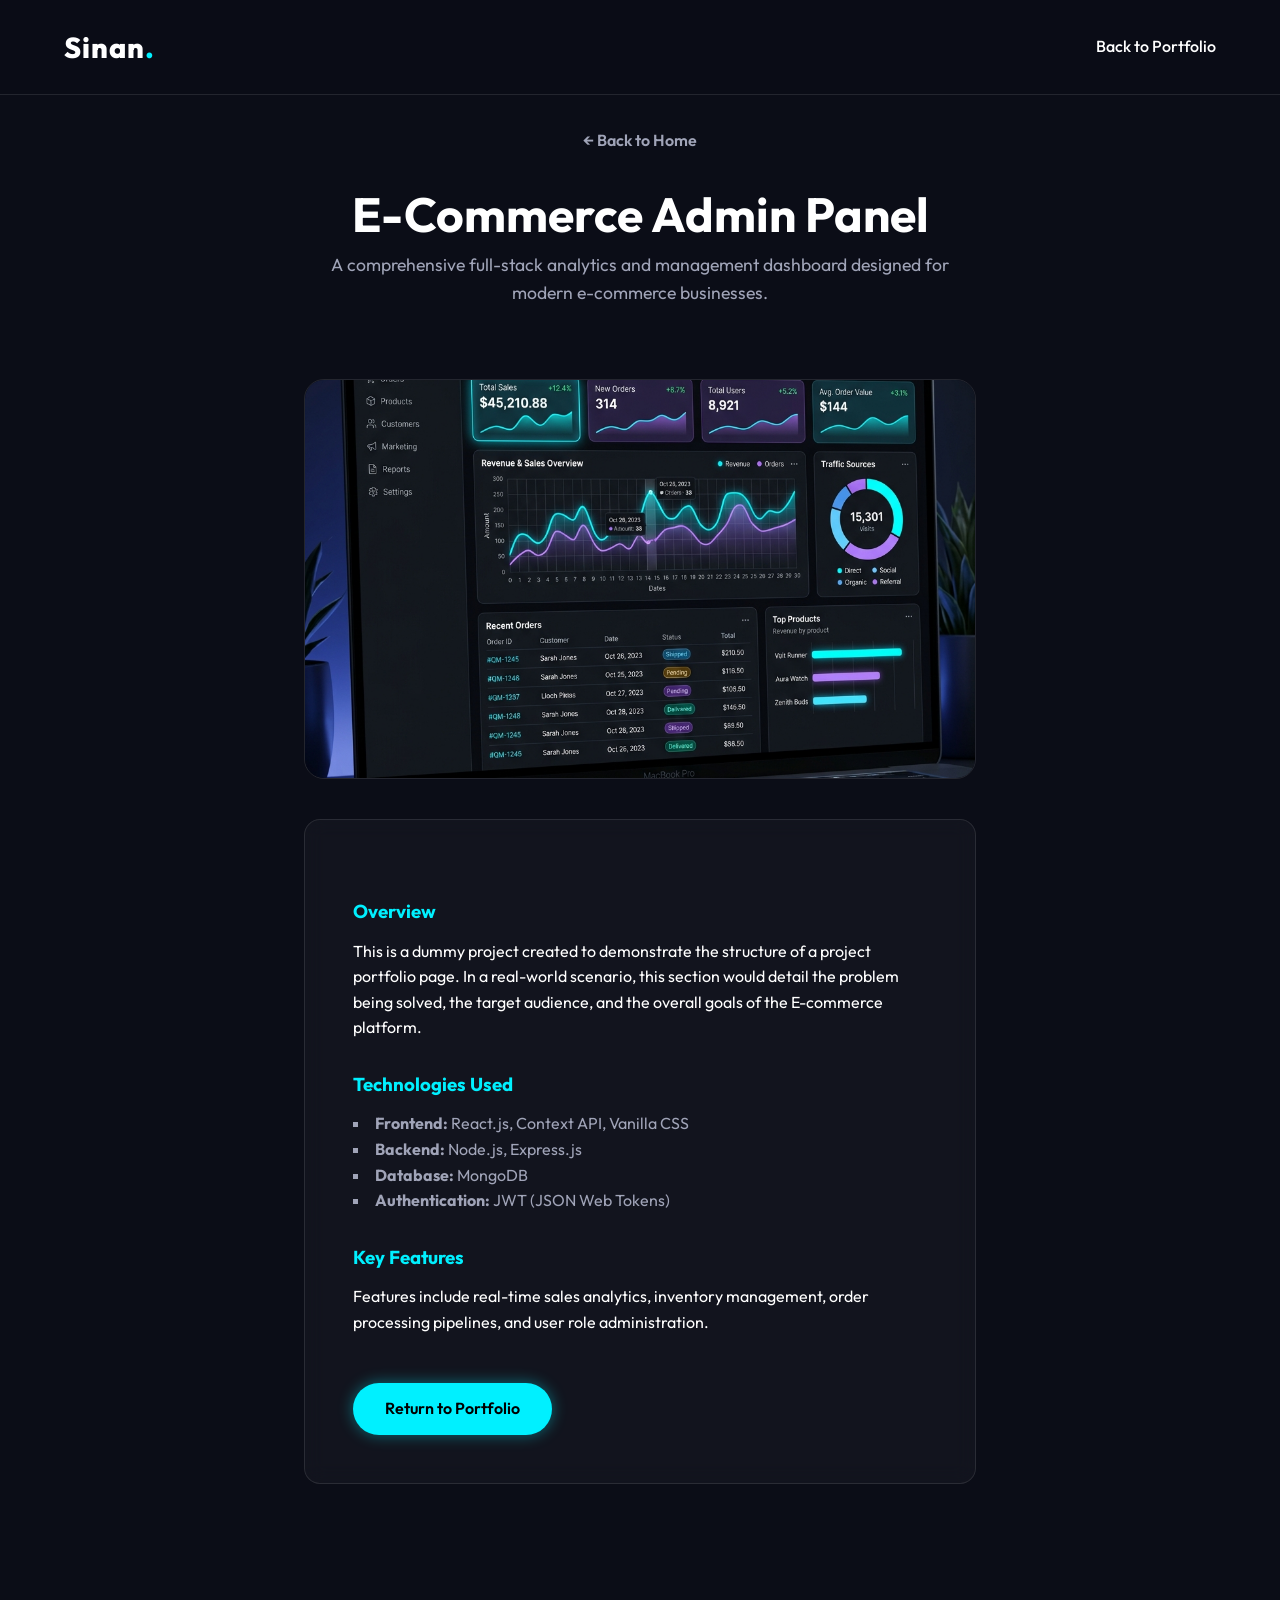
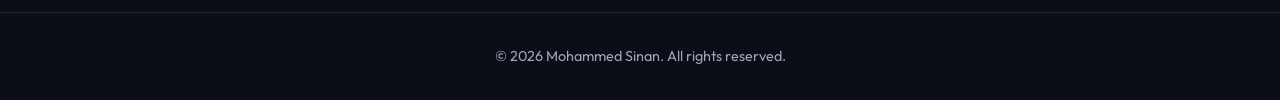
<file: project1.html>
<!DOCTYPE html>
<html lang="en">
<head>
    <meta charset="UTF-8">
    <meta name="viewport" content="width=device-width, initial-scale=1.0">
    <title>E-Commerce Admin Panel | Project Details</title>
    <!-- Google Fonts -->
    <link rel="preconnect" href="https://fonts.googleapis.com">
    <link rel="preconnect" href="https://fonts.gstatic.com" crossorigin>
    <link href="https://fonts.googleapis.com/css2?family=Outfit:wght@300;400;500;600;700;800&display=swap" rel="stylesheet">
    <link rel="stylesheet" href="style.css">
    <style>
        .project-detail-hero {
            padding-top: 8rem;
            text-align: center;
            max-width: 800px;
            margin: 0 auto;
        }
        .project-banner {
            width: 100%;
            height: 400px;
            object-fit: cover;
            border-radius: 20px;
            margin: 2rem 0;
            border: 1px solid var(--border-color);
        }
        .project-content {
            text-align: left;
            margin-bottom: 4rem;
        }
        .project-content h3 {
            margin-top: 2rem;
            margin-bottom: 1rem;
            color: var(--accent-color);
        }
        .back-link {
            display: inline-block;
            margin-bottom: 2rem;
            color: var(--text-secondary);
            font-weight: 600;
        }
        .back-link:hover {
            color: var(--accent-color);
        }
    </style>
</head>
<body>
    <header class="navbar">
        <div class="logo">
            <a href="index.html">Sinan<span>.</span></a>
        </div>
        <nav>
            <ul class="nav-links">
                <li><a href="index.html">Back to Portfolio</a></li>
            </ul>
        </nav>
    </header>

    <main>
        <section class="project-detail-hero">
            <a href="index.html" class="back-link">← Back to Home</a>
            <h1 class="name" style="font-size: 3rem;">E-Commerce Admin Panel</h1>
            <p class="description">A comprehensive full-stack analytics and management dashboard designed for modern e-commerce businesses.</p>
            
            <img src="assets/project1.jpg" alt="E-Commerce Admin Panel" class="project-banner">
            
            <div class="project-content glass" style="padding: 3rem;">
                <h3>Overview</h3>
                <p>This is a dummy project created to demonstrate the structure of a project portfolio page. In a real-world scenario, this section would detail the problem being solved, the target audience, and the overall goals of the E-commerce platform.</p>
                
                <h3>Technologies Used</h3>
                <ul style="list-style: square inside; color: var(--text-secondary); margin-bottom: 1.5rem;">
                    <li><strong>Frontend:</strong> React.js, Context API, Vanilla CSS</li>
                    <li><strong>Backend:</strong> Node.js, Express.js</li>
                    <li><strong>Database:</strong> MongoDB</li>
                    <li><strong>Authentication:</strong> JWT (JSON Web Tokens)</li>
                </ul>

                <h3>Key Features</h3>
                <p>Features include real-time sales analytics, inventory management, order processing pipelines, and user role administration.</p>
                
                <div style="margin-top: 3rem;">
                    <a href="index.html" class="btn primary-btn">Return to Portfolio</a>
                </div>
            </div>
        </section>
    </main>

    <footer>
        <p>&copy; <span id="year"></span> Mohammed Sinan. All rights reserved.</p>
    </footer>
    <script>
        document.getElementById('year').textContent = new Date().getFullYear();
    </script>
</body>
</html>
</file>
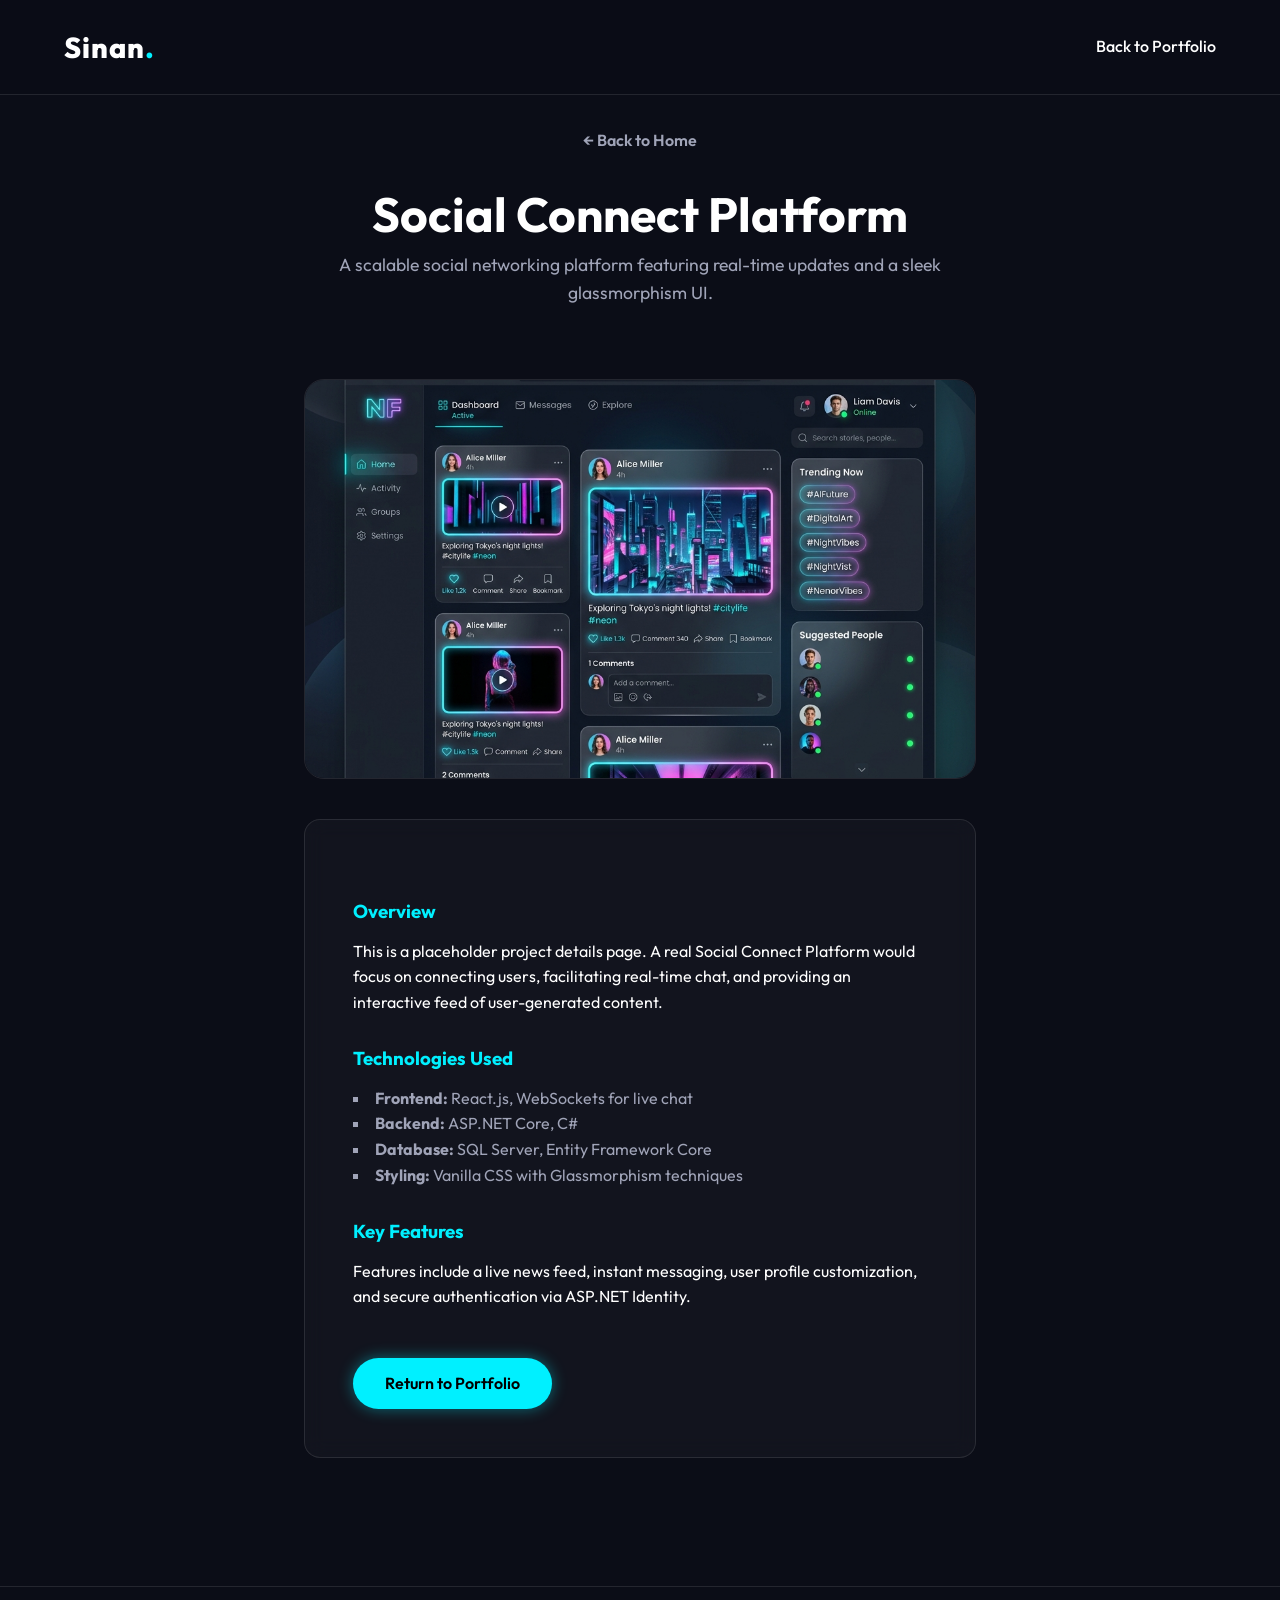
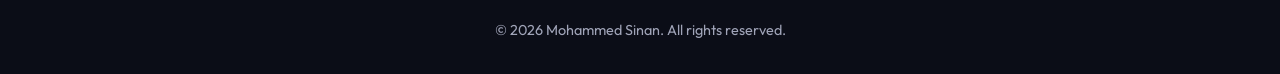
<file: project2.html>
<!DOCTYPE html>
<html lang="en">
<head>
    <meta charset="UTF-8">
    <meta name="viewport" content="width=device-width, initial-scale=1.0">
    <title>Social Connect Platform | Project Details</title>
    <!-- Google Fonts -->
    <link rel="preconnect" href="https://fonts.googleapis.com">
    <link rel="preconnect" href="https://fonts.gstatic.com" crossorigin>
    <link href="https://fonts.googleapis.com/css2?family=Outfit:wght@300;400;500;600;700;800&display=swap" rel="stylesheet">
    <link rel="stylesheet" href="style.css">
    <style>
        .project-detail-hero {
            padding-top: 8rem;
            text-align: center;
            max-width: 800px;
            margin: 0 auto;
        }
        .project-banner {
            width: 100%;
            height: 400px;
            object-fit: cover;
            border-radius: 20px;
            margin: 2rem 0;
            border: 1px solid var(--border-color);
        }
        .project-content {
            text-align: left;
            margin-bottom: 4rem;
        }
        .project-content h3 {
            margin-top: 2rem;
            margin-bottom: 1rem;
            color: var(--accent-color);
        }
        .back-link {
            display: inline-block;
            margin-bottom: 2rem;
            color: var(--text-secondary);
            font-weight: 600;
        }
        .back-link:hover {
            color: var(--accent-color);
        }
    </style>
</head>
<body>
    <header class="navbar">
        <div class="logo">
            <a href="index.html">Sinan<span>.</span></a>
        </div>
        <nav>
            <ul class="nav-links">
                <li><a href="index.html">Back to Portfolio</a></li>
            </ul>
        </nav>
    </header>

    <main>
        <section class="project-detail-hero">
            <a href="index.html" class="back-link">← Back to Home</a>
            <h1 class="name" style="font-size: 3rem;">Social Connect Platform</h1>
            <p class="description">A scalable social networking platform featuring real-time updates and a sleek glassmorphism UI.</p>
            
            <img src="assets/project2.jpg" alt="Social Connect Platform" class="project-banner">
            
            <div class="project-content glass" style="padding: 3rem;">
                <h3>Overview</h3>
                <p>This is a placeholder project details page. A real Social Connect Platform would focus on connecting users, facilitating real-time chat, and providing an interactive feed of user-generated content.</p>
                
                <h3>Technologies Used</h3>
                <ul style="list-style: square inside; color: var(--text-secondary); margin-bottom: 1.5rem;">
                    <li><strong>Frontend:</strong> React.js, WebSockets for live chat</li>
                    <li><strong>Backend:</strong> ASP.NET Core, C#</li>
                    <li><strong>Database:</strong> SQL Server, Entity Framework Core</li>
                    <li><strong>Styling:</strong> Vanilla CSS with Glassmorphism techniques</li>
                </ul>

                <h3>Key Features</h3>
                <p>Features include a live news feed, instant messaging, user profile customization, and secure authentication via ASP.NET Identity.</p>
                
                <div style="margin-top: 3rem;">
                    <a href="index.html" class="btn primary-btn">Return to Portfolio</a>
                </div>
            </div>
        </section>
    </main>

    <footer>
        <p>&copy; <span id="year"></span> Mohammed Sinan. All rights reserved.</p>
    </footer>
    <script>
        document.getElementById('year').textContent = new Date().getFullYear();
    </script>
</body>
</html>
</file>
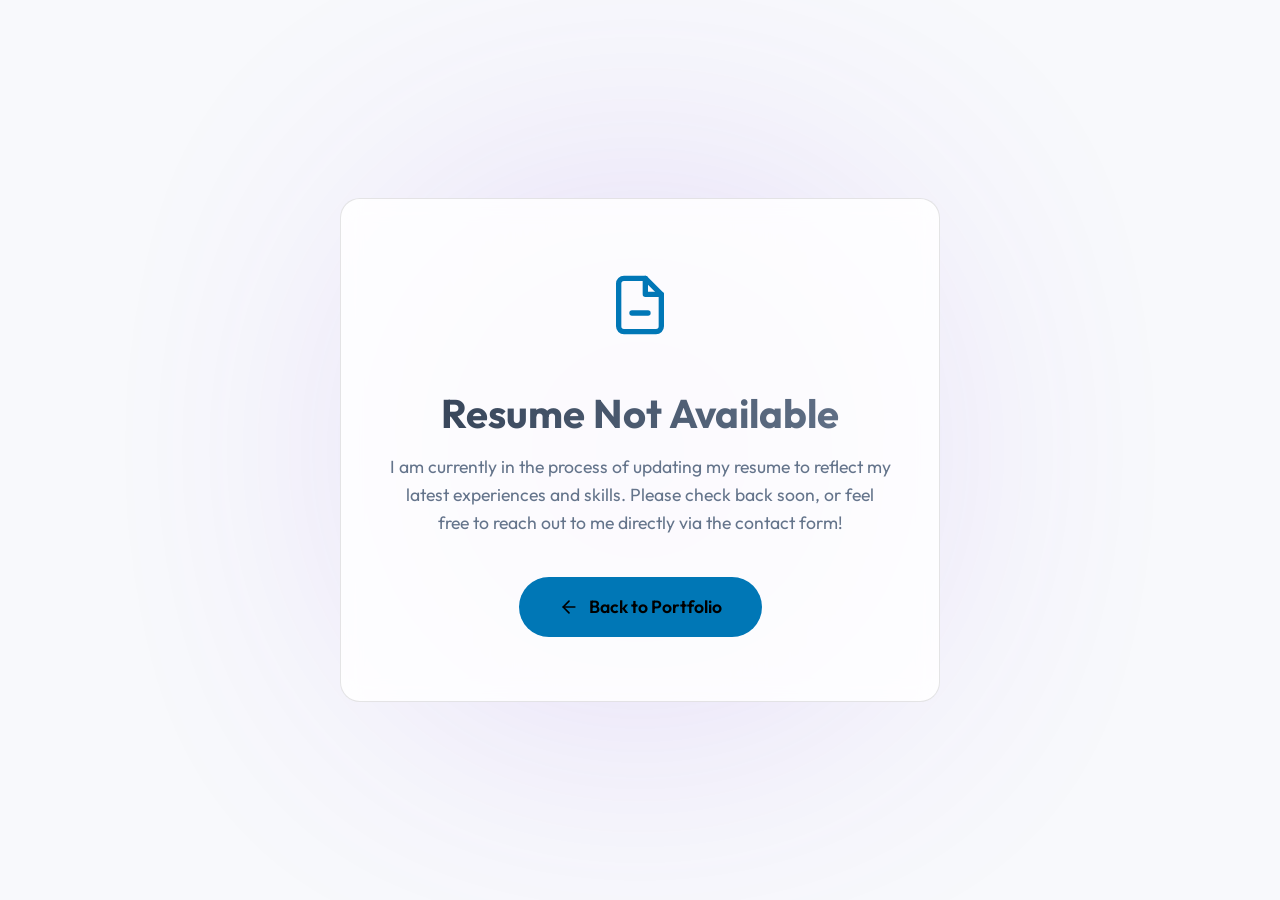
<file: resume-coming-soon.html>
<!DOCTYPE html>
<html lang="en">
<head>
    <meta charset="UTF-8">
    <meta name="viewport" content="width=device-width, initial-scale=1.0">
    <title>Resume Not Available | Mohammed Sinan</title>
    <link rel="preconnect" href="https://fonts.googleapis.com">
    <link rel="preconnect" href="https://fonts.gstatic.com" crossorigin>
    <link href="https://fonts.googleapis.com/css2?family=Outfit:wght@300;400;500;600;700;800&display=swap" rel="stylesheet">
    <link rel="stylesheet" href="style.css">
    <style>
        .error-container {
            min-height: 100vh;
            display: flex;
            align-items: center;
            justify-content: center;
            padding: 2rem;
            text-align: center;
            position: relative;
            overflow: hidden;
        }

        .error-container::before {
            content: '';
            position: absolute;
            top: 50%;
            left: 50%;
            transform: translate(-50%, -50%);
            width: 400px;
            height: 400px;
            background: var(--accent-purple);
            filter: blur(150px);
            border-radius: 50%;
            opacity: 0.3;
            z-index: -1;
        }

        .error-card {
            background: var(--card-bg);
            backdrop-filter: blur(10px);
            -webkit-backdrop-filter: blur(10px);
            border: 1px solid var(--border-color);
            border-radius: 20px;
            padding: 4rem 3rem;
            max-width: 600px;
            width: 100%;
        }

        .error-icon {
            font-size: 4rem;
            margin-bottom: 1.5rem;
            color: var(--accent-color);
        }

        .error-title {
            font-size: 2.5rem;
            margin-bottom: 1rem;
            background: linear-gradient(90deg, var(--text-primary), var(--text-secondary));
            -webkit-background-clip: text;
            -webkit-text-fill-color: transparent;
        }

        .error-message {
            color: var(--text-secondary);
            font-size: 1.1rem;
            margin-bottom: 2.5rem;
            line-height: 1.6;
        }

        .back-btn {
            display: inline-flex;
            align-items: center;
            gap: 10px;
            padding: 1rem 2.5rem;
            background: var(--accent-color);
            color: #000;
            border-radius: 30px;
            font-weight: 600;
            font-size: 1.1rem;
            transition: var(--transition);
        }

        .back-btn:hover {
            background: var(--accent-hover);
            transform: translateY(-3px);
            box-shadow: 0 5px 20px rgba(0, 240, 255, 0.4);
        }
    </style>
</head>
<body>
    <script>
        // Apply theme from localStorage immediately to prevent flashing
        const theme = localStorage.getItem('theme');
        if (theme === 'light' || (!theme && window.matchMedia('(prefers-color-scheme: light)').matches)) {
            document.body.classList.add('light-mode');
        }
    </script>
    <div class="error-container">
        <div class="error-card">
            <div class="error-icon">
                <svg width="64" height="64" viewBox="0 0 24 24" fill="none" stroke="currentColor" stroke-width="2" stroke-linecap="round" stroke-linejoin="round">
                    <path d="M14 2H6a2 2 0 0 0-2 2v16a2 2 0 0 0 2 2h12a2 2 0 0 0 2-2V8z"></path>
                    <polyline points="14 2 14 8 20 8"></polyline>
                    <line x1="9" y1="15" x2="15" y2="15"></line>
                </svg>
            </div>
            <h1 class="error-title">Resume Not Available</h1>
            <p class="error-message">
                I am currently in the process of updating my resume to reflect my latest experiences and skills. 
                Please check back soon, or feel free to reach out to me directly via the contact form!
            </p>
            <a href="index.html" class="back-btn">
                <svg width="20" height="20" viewBox="0 0 24 24" fill="none" stroke="currentColor" stroke-width="2" stroke-linecap="round" stroke-linejoin="round">
                    <line x1="19" y1="12" x2="5" y2="12"></line>
                    <polyline points="12 19 5 12 12 5"></polyline>
                </svg>
                Back to Portfolio
            </a>
        </div>
    </div>
</body>
</html>
</file>
<file: style.css>
/* Google Fonts: Outfit */
:root {
    --bg-color: #0b0d17;
    --text-primary: #ffffff;
    --text-secondary: #a0a4b8;
    --accent-color: #00f0ff;
    --accent-hover: #00d1df;
    --accent-purple: #7b2cbf;
    --card-bg: rgba(255, 255, 255, 0.03);
    --border-color: rgba(255, 255, 255, 0.1);
    --nav-bg: rgba(11, 13, 23, 0.8);
    --nav-mobile-bg: rgba(11, 13, 23, 0.95);
    --transition: all 0.3s ease;
}

body.light-mode {
    --bg-color: #f8f9fc;
    --text-primary: #334155;
    --text-secondary: #64748b;
    --accent-color: #0077b6;
    --accent-hover: #023e8a;
    --accent-purple: #6d28d9;
    --card-bg: rgba(255, 255, 255, 0.85);
    --border-color: rgba(0, 0, 0, 0.1);
    --nav-bg: rgba(255, 255, 255, 0.85);
    --nav-mobile-bg: rgba(255, 255, 255, 0.98);
}

* {
    margin: 0;
    padding: 0;
    box-sizing: border-box;
}

html {
    scroll-behavior: smooth;
    font-family: 'Outfit', sans-serif;
}

body {
    background-color: var(--bg-color);
    color: var(--text-primary);
    line-height: 1.6;
    overflow-x: hidden;
}

/* Typography */
h1, h2, h3 {
    font-weight: 700;
    line-height: 1.2;
}

a {
    text-decoration: none;
    color: var(--text-primary);
    transition: var(--transition);
}

ul {
    list-style: none;
}

/* Glassmorphism utility */
.glass {
    background: var(--card-bg);
    backdrop-filter: blur(10px);
    -webkit-backdrop-filter: blur(10px);
    border: 1px solid var(--border-color);
    border-radius: 16px;
}

/* Navbar */
.navbar {
    position: fixed;
    top: 0;
    width: 100%;
    padding: 1.5rem 5%;
    display: flex;
    justify-content: space-between;
    align-items: center;
    background: var(--nav-bg);
    backdrop-filter: blur(15px);
    z-index: 1000;
    border-bottom: 1px solid var(--border-color);
}

.logo a {
    font-size: 1.8rem;
    font-weight: 800;
    letter-spacing: 1px;
}

.logo span {
    color: var(--accent-color);
}

.nav-links {
    display: flex;
    gap: 2rem;
}

.nav-links a {
    font-size: 1rem;
    font-weight: 500;
    position: relative;
}

.nav-links a::after {
    content: '';
    position: absolute;
    bottom: -5px;
    left: 0;
    width: 0;
    height: 2px;
    background: var(--accent-color);
    transition: var(--transition);
}

.nav-links a:hover::after {
    width: 100%;
}

.nav-links a:hover {
    color: var(--accent-color);
}

.mobile-menu-btn {
    display: none;
    background: none;
    border: none;
    cursor: pointer;
    flex-direction: column;
    gap: 5px;
}

.mobile-menu-btn span {
    width: 25px;
    height: 2px;
    background: var(--text-primary);
    transition: var(--transition);
}

/* Buttons */
.btn {
    display: inline-block;
    padding: 0.8rem 2rem;
    border-radius: 30px;
    font-weight: 600;
    font-size: 1rem;
    cursor: pointer;
    transition: var(--transition);
    white-space: nowrap;
}

.primary-btn {
    background: var(--accent-color);
    color: #000;
    box-shadow: 0 0 15px rgba(0, 240, 255, 0.4);
}

.primary-btn:hover {
    background: var(--accent-hover);
    box-shadow: 0 0 25px rgba(0, 240, 255, 0.6);
    transform: translateY(-2px);
}

.secondary-btn {
    background: transparent;
    border: 1px solid var(--accent-color);
    color: var(--accent-color);
}

.secondary-btn:hover {
    background: rgba(0, 240, 255, 0.1);
    transform: translateY(-2px);
}

/* Sections */
section {
    padding: 6rem 5% 4rem;
}

.section-header {
    text-align: center;
    margin-bottom: 4rem;
}

.section-header h2 {
    font-size: 2.5rem;
    margin-bottom: 0.5rem;
    background: linear-gradient(90deg, var(--text-primary), var(--text-secondary));
    -webkit-background-clip: text;
    -webkit-text-fill-color: transparent;
}

.section-header p {
    color: var(--text-secondary);
    font-size: 1.1rem;
}

.theme-toggle {
    background: none;
    border: none;
    color: var(--text-primary);
    cursor: pointer;
    display: flex;
    align-items: center;
    justify-content: center;
    transition: var(--transition);
    padding: 0.5rem;
}

.theme-toggle:hover {
    color: var(--accent-color);
    transform: scale(1.1);
}

/* Hero Section */
.hero {
    min-height: 100vh;
    display: flex;
    align-items: center;
    justify-content: space-between;
    padding-top: 8rem;
    position: relative;
    overflow: hidden;
}

.hero::before {
    content: '';
    position: absolute;
    top: 20%;
    right: 10%;
    width: 400px;
    height: 400px;
    background: var(--accent-purple);
    filter: blur(150px);
    border-radius: 50%;
    opacity: 0.3;
    z-index: -1;
}

.hero-content {
    max-width: 600px;
}

.greeting {
    color: var(--accent-color);
    font-size: 1.2rem;
    font-weight: 600;
    margin-bottom: 1rem;
    letter-spacing: 2px;
    text-transform: uppercase;
}

.name {
    font-size: 4.5rem;
    margin-bottom: 0.5rem;
}

.title {
    font-size: 2rem;
    color: var(--text-secondary);
    margin-bottom: 1.5rem;
}

.description {
    color: var(--text-secondary);
    font-size: 1.1rem;
    margin-bottom: 2.5rem;
}

.highlight {
    color: var(--accent-color);
    font-weight: 600;
}

.cta-buttons {
    display: flex;
    flex-wrap: wrap;
    gap: 1rem;
    justify-content: center;
}

.hero-image-wrapper {
    position: relative;
    width: 100%;
    max-width: 400px;
    aspect-ratio: 4 / 5;
    margin: 0 auto;
}

.image-glow {
    position: absolute;
    inset: -10px;
    border-radius: 40px;
    background: linear-gradient(45deg, var(--accent-color), var(--accent-purple));
    filter: blur(20px);
    opacity: 0.6;
    animation: pulse 4s ease-in-out infinite alternate;
}

@keyframes pulse {
    0% { transform: scale(0.95); opacity: 0.4; }
    100% { transform: scale(1.05); opacity: 0.7; }
}

.hero-image {
    width: 100%;
    height: 100%;
    object-fit: cover;
    object-position: top center;
    border-radius: 30px;
    position: relative;
    z-index: 1;
    border: 3px solid var(--border-color);
    box-shadow: 0 10px 30px rgba(0,0,0,0.5);
}

/* Skills Section */
.skills-grid {
    display: grid;
    grid-template-columns: repeat(auto-fit, minmax(250px, 1fr));
    gap: 2rem;
}

.skill-card {
    background: var(--card-bg);
    border: 1px solid var(--border-color);
    border-radius: 20px;
    padding: 2rem;
    transition: var(--transition);
    text-align: center;
}

.skill-card:hover {
    transform: translateY(-10px);
    border-color: var(--accent-color);
    box-shadow: 0 10px 30px rgba(0, 240, 255, 0.1);
}

.skill-icon {
    font-size: 3rem;
    margin-bottom: 1rem;
}

.skill-card h3 {
    font-size: 1.3rem;
    margin-bottom: 1rem;
}

.skill-card p {
    color: var(--text-secondary);
    font-size: 0.95rem;
}

/* Projects Section */
.projects-grid {
    display: grid;
    grid-template-columns: repeat(auto-fit, minmax(350px, 1fr));
    gap: 2.5rem;
}

.project-card {
    background: var(--card-bg);
    border-radius: 20px;
    overflow: hidden;
    border: 1px solid var(--border-color);
    transition: var(--transition);
}

.project-card:hover {
    transform: translateY(-10px);
    border-color: var(--accent-purple);
}

.project-image {
    width: 100%;
    height: 250px;
    overflow: hidden;
}

.project-image img {
    width: 100%;
    height: 100%;
    object-fit: cover;
    transition: transform 0.5s ease;
}

.project-card:hover .project-image img {
    transform: scale(1.05);
}

.project-info {
    padding: 2rem;
}

.project-tags {
    display: flex;
    gap: 0.8rem;
    margin-bottom: 1rem;
}

.project-tags span {
    font-size: 0.8rem;
    background: rgba(0, 240, 255, 0.1);
    color: var(--accent-color);
    padding: 0.3rem 0.8rem;
    border-radius: 20px;
}

.project-info h3 {
    font-size: 1.5rem;
    margin-bottom: 1rem;
}

.project-info p {
    color: var(--text-secondary);
    margin-bottom: 1.5rem;
    font-size: 0.95rem;
}

.project-link {
    color: var(--accent-color);
    font-weight: 600;
    font-size: 0.95rem;
}

.project-link:hover {
    color: var(--accent-hover);
    text-decoration: underline;
}

/* Services Section */
.services-wrapper {
    display: flex;
    flex-direction: column;
    gap: 1.5rem;
    max-width: 800px;
    margin: 0 auto;
}

.service-item {
    display: flex;
    align-items: flex-start;
    gap: 2rem;
    background: var(--card-bg);
    padding: 2.5rem;
    border-radius: 20px;
    border: 1px solid var(--border-color);
    transition: var(--transition);
}

.service-item:hover {
    background: rgba(255, 255, 255, 0.05);
    border-color: var(--accent-color);
    transform: translateX(10px);
}

.service-number {
    font-size: 2.5rem;
    font-weight: 800;
    color: transparent;
    -webkit-text-stroke: 1px var(--text-secondary);
    opacity: 0.5;
}

.service-item:hover .service-number {
    color: var(--accent-color);
    -webkit-text-stroke: 0;
    opacity: 1;
}

.service-content h3 {
    font-size: 1.5rem;
    margin-bottom: 0.8rem;
}

.service-content p {
    color: var(--text-secondary);
}

/* Contact Section */
.contact-container {
    display: grid;
    grid-template-columns: 1fr 1fr;
    gap: 4rem;
    align-items: center;
}

.contact-text h2 {
    font-size: 3rem;
    margin-bottom: 1.5rem;
}

.contact-text p {
    color: var(--text-secondary);
    font-size: 1.1rem;
    margin-bottom: 2rem;
}

.social-links {
    display: flex;
    gap: 1.5rem;
}

.social-links a {
    color: var(--text-primary);
    font-weight: 500;
    position: relative;
}

.social-links a::after {
    content: '';
    position: absolute;
    bottom: -3px;
    left: 0;
    width: 0;
    height: 2px;
    background: var(--accent-color);
    transition: var(--transition);
}

.social-links a:hover::after {
    width: 100%;
}

.contact-form-wrapper {
    background: var(--card-bg);
    padding: 3rem;
    border-radius: 20px;
    border: 1px solid var(--border-color);
}

.form-group {
    margin-bottom: 1.5rem;
}

.form-group label {
    display: block;
    margin-bottom: 0.5rem;
    font-size: 0.95rem;
    color: var(--text-secondary);
}

.form-group input,
.form-group textarea {
    width: 100%;
    padding: 1rem;
    background: rgba(0, 0, 0, 0.2);
    border: 1px solid var(--border-color);
    border-radius: 10px;
    color: var(--text-primary);
    font-family: inherit;
    transition: var(--transition);
}

.form-group input:focus,
.form-group textarea:focus {
    outline: none;
    border-color: var(--accent-color);
    box-shadow: 0 0 10px rgba(0, 240, 255, 0.1);
}

.submit-btn {
    width: 100%;
    padding: 1rem;
    background: var(--accent-color);
    color: #000;
    border: none;
    border-radius: 10px;
    font-weight: 600;
    font-size: 1rem;
    cursor: pointer;
    transition: var(--transition);
}

.submit-btn:hover {
    background: var(--accent-hover);
    box-shadow: 0 0 15px rgba(0, 240, 255, 0.4);
}

/* About Section */
.about-content {
    max-width: 800px;
    margin: 0 auto;
}

.about-text {
    padding: 2.5rem;
    font-size: 1.1rem;
    line-height: 1.8;
    color: var(--text-secondary);
}

.about-text strong {
    color: var(--text-primary);
}

/* Read More Toggle */
.hidden-text {
    display: none;
}

.hidden-text.expanded {
    display: block;
    animation: fadeIn 0.5s ease-in-out;
}

.read-more-btn {
    background: none;
    border: none;
    color: var(--accent-color);
    font-family: inherit;
    font-size: 1.05rem;
    font-weight: 600;
    cursor: pointer;
    margin-top: 1.5rem;
    display: inline-flex;
    align-items: center;
    gap: 8px;
    transition: var(--transition);
}

.read-more-btn:hover {
    color: var(--accent-hover);
}

.chevron-icon {
    transition: transform 0.3s ease;
}

.read-more-btn.active .chevron-icon {
    transform: rotate(180deg);
}

@keyframes fadeIn {
    from { opacity: 0; transform: translateY(-10px); }
    to { opacity: 1; transform: translateY(0); }
}

/* Ensure full text shows on desktop, hide Read More button */
@media (min-width: 769px) {
    .hidden-text {
        display: block !important;
    }
    .read-more-btn {
        display: none !important;
    }
}

/* Timeline / Experience Section */
.timeline {
    max-width: 800px;
    margin: 0 auto;
    position: relative;
    padding-left: 2rem;
}

.timeline::before {
    content: '';
    position: absolute;
    left: 0;
    top: 0;
    height: 100%;
    width: 2px;
    background: var(--border-color);
}

.timeline-item {
    position: relative;
    margin-bottom: 3rem;
}

.timeline-item:last-child {
    margin-bottom: 0;
}

.timeline-dot {
    position: absolute;
    left: -2rem;
    top: 0.5rem;
    width: 16px;
    height: 16px;
    border-radius: 50%;
    background: var(--accent-color);
    box-shadow: 0 0 10px var(--accent-color);
    transform: translateX(-50%);
}

.timeline-content {
    padding: 2rem;
    border-radius: 16px;
    transition: var(--transition);
}

.timeline-content:hover {
    border-color: var(--accent-color);
    transform: translateX(10px);
}

.timeline-date {
    display: inline-block;
    padding: 0.3rem 1rem;
    background: rgba(0, 240, 255, 0.1);
    color: var(--accent-color);
    border-radius: 20px;
    font-size: 0.85rem;
    font-weight: 600;
    margin-bottom: 1rem;
}

.timeline-subtitle {
    color: var(--accent-purple);
    font-size: 1rem;
    margin-bottom: 1rem;
    font-weight: 500;
}

/* Nav Resume Button */
.nav-resume-btn {
    padding: 0.5rem 1.2rem !important;
    border: 1px solid var(--accent-color);
    border-radius: 20px;
    color: var(--accent-color) !important;
}

.nav-resume-btn:hover {
    background: rgba(0, 240, 255, 0.1);
}

.nav-resume-btn::after {
    display: none !important; /* Hide the underline animation on the button */
}

/* Footer */
footer {
    text-align: center;
    padding: 2rem;
    border-top: 1px solid var(--border-color);
    color: var(--text-secondary);
    font-size: 0.9rem;
}

/* Responsive Design */
@media (max-width: 992px) {
    .hero {
        flex-direction: column-reverse;
        text-align: center;
        justify-content: center;
        gap: 4rem;
        padding-top: 10rem;
    }
    
    .hero-content {
        display: flex;
        flex-direction: column;
        align-items: center;
    }
    
    .name {
        font-size: 3.5rem;
    }
    
    .contact-container {
        grid-template-columns: 1fr;
    }
}

@media (max-width: 768px) {
    .nav-links {
        display: none;
        position: absolute;
        top: 100%;
        left: 0;
        width: 100%;
        background: var(--nav-mobile-bg);
        flex-direction: column;
        padding: 2rem;
        text-align: center;
        border-bottom: 1px solid var(--border-color);
    }
    
    .nav-links.active {
        display: flex;
    }
    
    .mobile-menu-btn {
        display: flex;
    }
    
    .hero-image-wrapper {
        max-width: 320px;
    }
    
    .name {
        font-size: 2.8rem;
    }
    
    .title {
        font-size: 1.5rem;
    }
    
    .contact-text h2 {
        font-size: 2.2rem;
    }
    
    .social-links {
        flex-wrap: wrap;
        gap: 1rem;
    }
}
</file>
